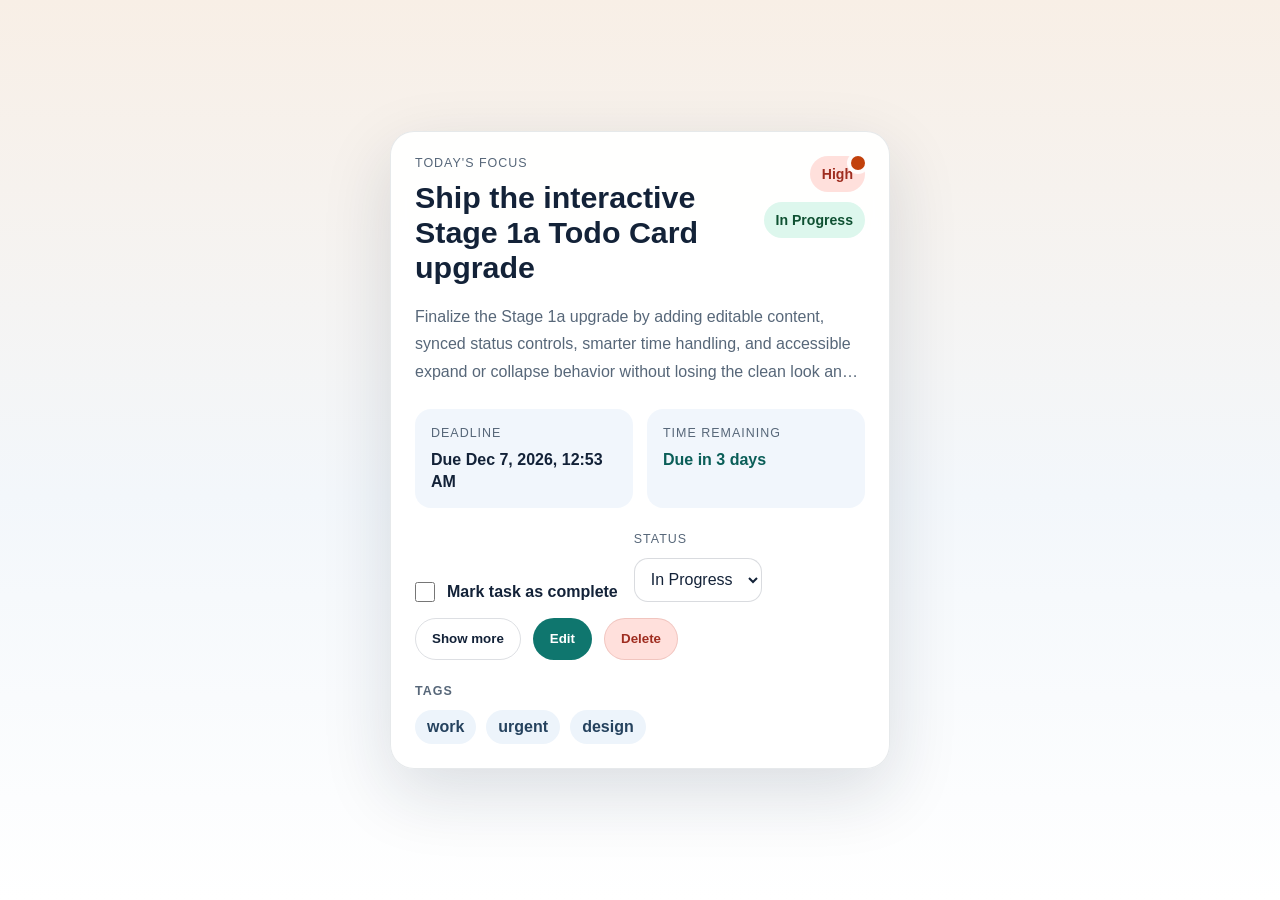
<file: index.html>
﻿<!DOCTYPE html>
<html lang="en">
  <head>
    <meta charset="UTF-8" />
    <meta name="viewport" content="width=device-width, initial-scale=1.0" />
    <title>HNG14 Todo Card</title>
    <link rel="stylesheet" href="styles.css" />
  </head>
  <body>
    <main class="page-shell">
      <!-- Single demo card upgraded for the Stage 1a task -->
      <article class="todo-card" data-testid="test-todo-card" aria-labelledby="todo-title">
        <span
          class="priority-indicator"
          data-testid="test-todo-priority-indicator"
          aria-hidden="true"
        ></span>

        <div class="card-view" data-view-section>
          <div class="card-header">
            <div class="title-group">
              <p class="eyebrow">Today's Focus</p>
              <h2 id="todo-title" class="todo-title" data-testid="test-todo-title">
                Ship the interactive Stage 1a Todo Card upgrade
              </h2>
            </div>

            <div class="meta-badges">
              <span
                class="badge badge-priority"
                data-testid="test-todo-priority"
                aria-label="Priority: High"
              >
                High
              </span>
              <span
                class="badge badge-status"
                data-testid="test-todo-status"
                aria-label="Status: In Progress"
              >
                In Progress
              </span>
            </div>
          </div>

          <div
            id="todo-collapsible-section"
            class="collapsible-section"
            data-testid="test-todo-collapsible-section"
          >
            <p class="todo-description" data-testid="test-todo-description">
              Finalize the Stage 1a upgrade by adding editable content, synced status controls,
              smarter time handling, and accessible expand or collapse behavior without losing the
              clean look and exact testing hooks from Stage 0.
            </p>
          </div>

          <div class="time-grid">
            <div class="time-block">
              <span class="meta-label">Deadline</span>
              <time class="meta-value" data-testid="test-todo-due-date"></time>
            </div>
            <div class="time-block">
              <span class="meta-label">Time remaining</span>
              <time
                class="meta-value time-remaining"
                data-testid="test-todo-time-remaining"
                aria-live="polite"
              ></time>
            </div>
          </div>

          <p class="overdue-indicator" data-testid="test-todo-overdue-indicator" hidden>
            Overdue
          </p>

          <div class="task-controls">
            <div class="control-cluster">
              <div class="checkbox-row">
                <input
                  id="todo-complete-toggle"
                  class="todo-checkbox"
                  type="checkbox"
                  data-testid="test-todo-complete-toggle"
                />
                <label for="todo-complete-toggle" class="checkbox-label">Mark task as complete</label>
              </div>

              <div class="status-control-row">
                <label for="todo-status-control" class="control-label">Status</label>
                <select
                  id="todo-status-control"
                  class="status-control"
                  data-testid="test-todo-status-control"
                >
                  <option value="Pending">Pending</option>
                  <option value="In Progress">In Progress</option>
                  <option value="Done">Done</option>
                </select>
              </div>
            </div>

            <div class="action-buttons" aria-label="Todo actions">
              <button
                type="button"
                class="action-button ghost-button"
                data-testid="test-todo-expand-toggle"
                aria-expanded="false"
                aria-controls="todo-collapsible-section"
              >
                Show more
              </button>
              <button type="button" class="action-button edit-button" data-testid="test-todo-edit-button">
                Edit
              </button>
              <button
                type="button"
                class="action-button delete-button"
                data-testid="test-todo-delete-button"
              >
                Delete
              </button>
            </div>
          </div>

          <section class="tags-section" aria-labelledby="tags-heading">
            <h3 id="tags-heading" class="tags-heading">Tags</h3>
            <ul class="tag-list" role="list" data-testid="test-todo-tags">
              <li class="tag-chip" data-testid="test-todo-tag-work">work</li>
              <li class="tag-chip" data-testid="test-todo-tag-urgent">urgent</li>
              <li class="tag-chip">design</li>
            </ul>
          </section>
        </div>

        <form class="edit-form" data-testid="test-todo-edit-form" hidden>
          <div class="edit-field">
            <label for="todo-edit-title-input">Title</label>
            <input id="todo-edit-title-input" type="text" data-testid="test-todo-edit-title-input" />
          </div>

          <div class="edit-field">
            <label for="todo-edit-description-input">Description</label>
            <textarea
              id="todo-edit-description-input"
              rows="6"
              data-testid="test-todo-edit-description-input"
            ></textarea>
          </div>

          <div class="edit-grid">
            <div class="edit-field">
              <label for="todo-edit-priority-select">Priority</label>
              <select id="todo-edit-priority-select" data-testid="test-todo-edit-priority-select">
                <option value="Low">Low</option>
                <option value="Medium">Medium</option>
                <option value="High">High</option>
              </select>
            </div>

            <div class="edit-field">
              <label for="todo-edit-due-date-input">Due date</label>
              <input
                id="todo-edit-due-date-input"
                type="datetime-local"
                data-testid="test-todo-edit-due-date-input"
              />
            </div>
          </div>

          <div class="edit-actions">
            <button type="submit" class="action-button save-button" data-testid="test-todo-save-button">
              Save
            </button>
            <button
              type="button"
              class="action-button secondary-button"
              data-testid="test-todo-cancel-button"
            >
              Cancel
            </button>
          </div>
        </form>
      </article>
    </main>

    <script src="script.js"></script>
  </body>
</html>
</file>
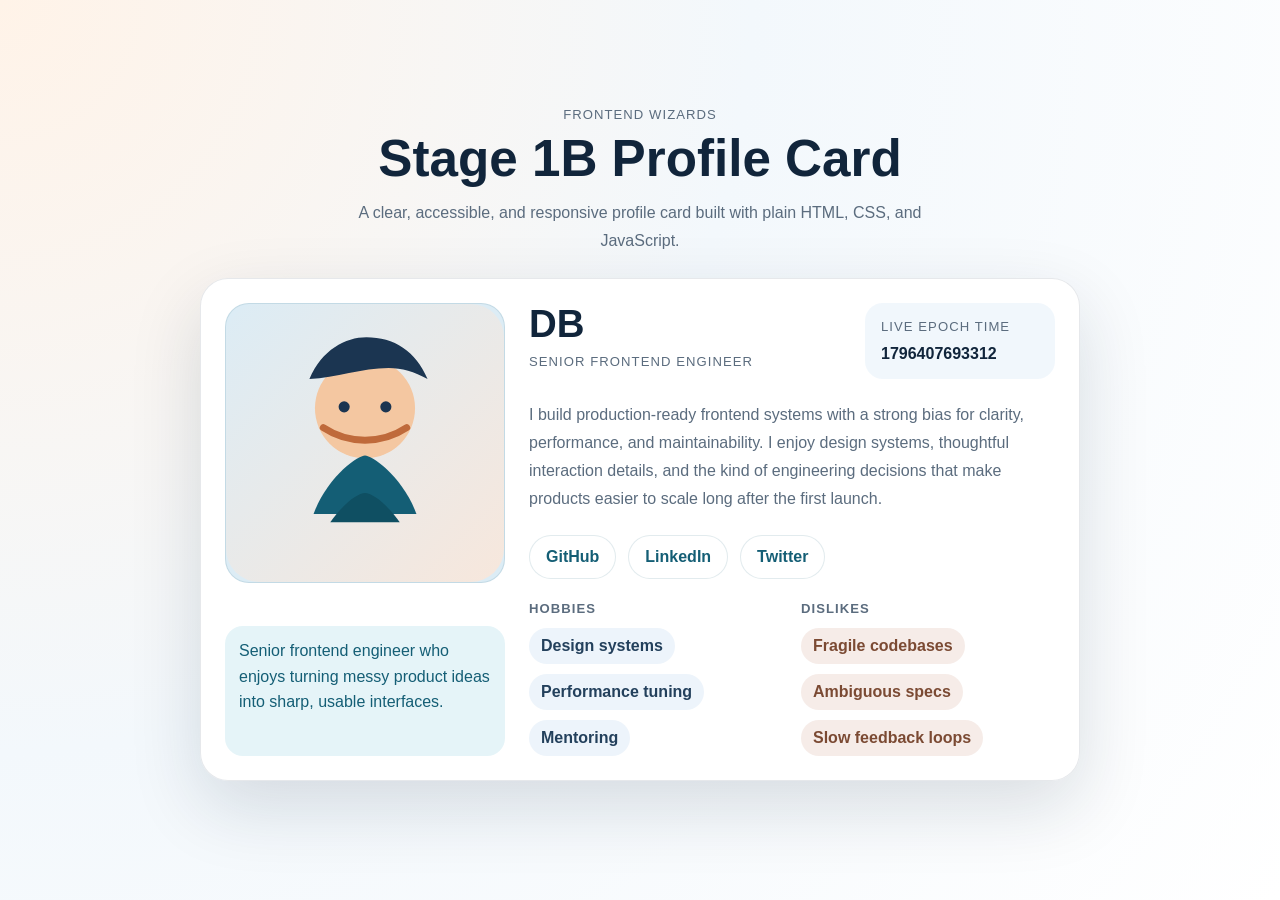
<file: stage-1b/index.html>
﻿<!DOCTYPE html>
<html lang="en">
  <head>
    <meta charset="UTF-8" />
    <meta name="viewport" content="width=device-width, initial-scale=1.0" />
    <title>HNG14 Stage 1B Profile Card</title>
    <link rel="stylesheet" href="/stage-1b/styles.css" />
  </head>
  <body>
    <main class="page-shell" data-testid="test-profile-page-shell">
      <section class="page-intro" data-testid="test-profile-page-intro">
        <p class="eyebrow" data-testid="test-profile-page-kicker">Frontend Wizards</p>
        <h1 class="page-title" data-testid="test-profile-page-title">Stage 1B Profile Card</h1>
        <p class="page-copy" data-testid="test-profile-page-copy">
          A clear, accessible, and responsive profile card built with plain HTML, CSS, and
          JavaScript.
        </p>
      </section>

      <article class="profile-card" data-testid="test-profile-card" aria-labelledby="profile-name">
        <figure class="profile-media" data-testid="test-profile-media">
          <img
            class="profile-avatar"
            src="/stage-1b/assets/profile-avatar.svg"
            alt="Portrait illustration of DB smiling in a blue shirt"
            data-testid="test-user-avatar"
            onerror="this.style.background='#dcecf5'; this.alt='Avatar placeholder';"
          />
          <figcaption class="profile-caption" data-testid="test-profile-caption">
            Senior frontend engineer who enjoys turning messy product ideas into sharp, usable
            interfaces.
          </figcaption>
        </figure>

        <div class="profile-content" data-testid="test-profile-content">
          <header class="profile-header" data-testid="test-profile-header">
            <div class="profile-heading" data-testid="test-profile-heading">
              <h2 id="profile-name" class="profile-name" data-testid="test-user-name">DB</h2>
              <p class="profile-role" data-testid="test-profile-role">Senior Frontend Engineer</p>
            </div>

            <div class="profile-time-block" data-testid="test-profile-time-block">
              <span class="time-label" data-testid="test-profile-time-label">Live epoch time</span>
              <p class="profile-time" data-testid="test-user-time" aria-live="polite"></p>
            </div>
          </header>

          <p class="profile-bio" data-testid="test-user-bio">
            I build production-ready frontend systems with a strong bias for clarity, performance,
            and maintainability. I enjoy design systems, thoughtful interaction details, and the
            kind of engineering decisions that make products easier to scale long after the first
            launch.
          </p>

          <nav class="social-nav" data-testid="test-user-social-links" aria-label="Social links">
            <a
              class="social-link"
              href="https://github.com/#"
              target="_blank"
              rel="noopener noreferrer"
              data-testid="test-user-social-github"
            >
              GitHub
            </a>
            <a
              class="social-link"
              href="https://www.linkedin.com/#"
              target="_blank"
              rel="noopener noreferrer"
              data-testid="test-user-social-linkedin"
            >
              LinkedIn
            </a>
            <a
              class="social-link"
              href="https://x.com/#"
              target="_blank"
              rel="noopener noreferrer"
              data-testid="test-user-social-twitter"
            >
              Twitter
            </a>
          </nav>

          <div class="profile-lists" data-testid="test-profile-lists">
            <section class="list-section" data-testid="test-profile-hobbies-section" aria-labelledby="hobbies-heading">
              <h3 id="hobbies-heading" class="list-title" data-testid="test-profile-hobbies-title">Hobbies</h3>
              <ul class="pill-list" data-testid="test-user-hobbies">
                <li class="pill-item" data-testid="test-user-hobby-ui-design">Design systems</li>
                <li class="pill-item" data-testid="test-user-hobby-reading">Performance tuning</li>
                <li class="pill-item" data-testid="test-user-hobby-football">Mentoring</li>
              </ul>
            </section>

            <section class="list-section" data-testid="test-profile-dislikes-section" aria-labelledby="dislikes-heading">
              <h3 id="dislikes-heading" class="list-title" data-testid="test-profile-dislikes-title">Dislikes</h3>
              <ul class="pill-list pill-list-muted" data-testid="test-user-dislikes">
                <li class="pill-item" data-testid="test-user-dislike-clutter">Fragile codebases</li>
                <li class="pill-item" data-testid="test-user-dislike-poor-contrast">Ambiguous specs</li>
                <li class="pill-item" data-testid="test-user-dislike-late-feedback">Slow feedback loops</li>
              </ul>
            </section>
          </div>
        </div>
      </article>
    </main>

    <script src="/stage-1b/script.js"></script>
  </body>
</html>
</file>
<file: styles.css>
﻿:root {
  color-scheme: light;
  --page-bg: linear-gradient(180deg, #f8efe6 0%, #f3f7fb 55%, #ffffff 100%);
  --card-bg: rgba(255, 255, 255, 0.94);
  --card-border: rgba(18, 42, 66, 0.1);
  --text-main: #132238;
  --text-muted: #576779;
  --accent: #0f766e;
  --accent-strong: #0a5e58;
  --low-bg: #e8f4ed;
  --low-text: #1f5b39;
  --medium-bg: #fff1dc;
  --medium-text: #8a4b0f;
  --high-bg: #ffe0dc;
  --high-text: #9f2d20;
  --pending-bg: #ecf1f7;
  --pending-text: #44576c;
  --progress-bg: #ddf7ed;
  --progress-text: #0f5132;
  --done-bg: #e6f6ee;
  --done-text: #166534;
  --danger-bg: #ffe0dc;
  --danger-text: #9f2d20;
  --tag-bg: #edf4fb;
  --tag-text: #25425e;
  --focus-ring: #0f766e;
  --shadow: 0 24px 70px rgba(19, 34, 56, 0.14);
  --radius-xl: 24px;
  --radius-lg: 16px;
}

/* Basic reset so spacing behaves predictably */
*,
*::before,
*::after {
  box-sizing: border-box;
}

html,
body {
  margin: 0;
  min-height: 100%;
  font-family: "Segoe UI", Tahoma, Geneva, Verdana, sans-serif;
  background: var(--page-bg);
  color: var(--text-main);
}

body {
  min-width: 320px;
}

/* Centers the card and keeps it comfortable on larger screens */
.page-shell {
  min-height: 100vh;
  display: grid;
  place-items: center;
  padding: 24px 16px;
}

/* Main task card */
.todo-card {
  position: relative;
  width: min(100%, 520px);
  padding: 24px;
  border: 1px solid var(--card-border);
  border-radius: var(--radius-xl);
  background: var(--card-bg);
  box-shadow: var(--shadow);
  backdrop-filter: blur(10px);
  overflow: hidden;
  overflow-wrap: anywhere;
}

.todo-card[data-editing="true"] {
  border-color: rgba(15, 118, 110, 0.25);
}

.todo-card.is-done {
  background: rgba(246, 250, 248, 0.96);
}

.todo-card.is-overdue {
  border-color: rgba(159, 45, 32, 0.22);
}

.priority-indicator {
  position: absolute;
  top: 24px;
  right: 24px;
  width: 14px;
  height: 14px;
  border-radius: 999px;
  background: var(--medium-text);
  box-shadow: 0 0 0 4px rgba(255, 255, 255, 0.9);
}

.todo-card[data-priority="low"] .priority-indicator {
  background: #2d7a4b;
}

.todo-card[data-priority="medium"] .priority-indicator {
  background: #d97706;
}

.todo-card[data-priority="high"] .priority-indicator {
  background: #c2410c;
}

.card-header,
.task-controls,
.control-cluster,
.edit-grid,
.edit-actions {
  display: flex;
  gap: 16px;
}

.card-header {
  align-items: flex-start;
  justify-content: space-between;
}

.title-group {
  min-width: 0;
}

.eyebrow,
.meta-label,
.tags-heading,
.control-label,
.edit-field label {
  margin: 0;
  font-size: 0.78rem;
  letter-spacing: 0.08em;
  text-transform: uppercase;
  color: var(--text-muted);
}

.todo-title {
  margin: 10px 0 0;
  font-size: clamp(1.45rem, 4vw, 1.9rem);
  line-height: 1.15;
}

.todo-card.is-done .todo-title {
  color: var(--text-muted);
  text-decoration: line-through;
  text-decoration-thickness: 2px;
}

.meta-badges {
  display: flex;
  flex-direction: column;
  gap: 10px;
  align-items: flex-end;
  flex-shrink: 0;
}

.badge {
  display: inline-flex;
  align-items: center;
  justify-content: center;
  min-height: 36px;
  padding: 8px 12px;
  border-radius: 999px;
  font-weight: 700;
  font-size: 0.88rem;
  white-space: nowrap;
}

.badge-priority[data-priority="Low"] {
  background: var(--low-bg);
  color: var(--low-text);
}

.badge-priority[data-priority="Medium"] {
  background: var(--medium-bg);
  color: var(--medium-text);
}

.badge-priority[data-priority="High"] {
  background: var(--high-bg);
  color: var(--high-text);
}

.badge-status[data-status="Pending"] {
  background: var(--pending-bg);
  color: var(--pending-text);
}

.badge-status[data-status="In Progress"] {
  background: var(--progress-bg);
  color: var(--progress-text);
}

.badge-status[data-status="Done"] {
  background: var(--done-bg);
  color: var(--done-text);
}

.todo-description {
  margin: 18px 0 0;
  color: var(--text-muted);
  line-height: 1.7;
}

.collapsible-section.is-collapsed .todo-description {
  display: -webkit-box;
  -webkit-box-orient: vertical;
  -webkit-line-clamp: 3;
  overflow: hidden;
}

/* Two-column time section that collapses on mobile */
.time-grid {
  margin-top: 24px;
  display: grid;
  grid-template-columns: repeat(2, minmax(0, 1fr));
  gap: 14px;
}

.time-block {
  padding: 14px 16px;
  border-radius: var(--radius-lg);
  background: rgba(237, 244, 251, 0.76);
}

.meta-value {
  display: block;
  margin-top: 8px;
  font-weight: 700;
  line-height: 1.4;
}

.time-remaining {
  color: var(--accent-strong);
}

.todo-card.is-overdue .time-remaining {
  color: var(--danger-text);
}

.overdue-indicator {
  margin: 16px 0 0;
  padding: 10px 12px;
  border-radius: 14px;
  background: rgba(255, 224, 220, 0.72);
  color: var(--danger-text);
  font-weight: 700;
}

.task-controls {
  margin-top: 24px;
  align-items: flex-end;
  justify-content: space-between;
  flex-wrap: wrap;
}

.control-cluster {
  align-items: flex-end;
  flex-wrap: wrap;
}

.checkbox-row,
.status-control-row {
  display: inline-flex;
  align-items: center;
  gap: 12px;
}

.status-control-row {
  flex-direction: column;
  align-items: flex-start;
}

.todo-checkbox {
  inline-size: 20px;
  block-size: 20px;
  margin: 0;
  accent-color: var(--accent);
}

.checkbox-label {
  font-weight: 600;
}

.status-control,
.edit-field input,
.edit-field textarea,
.edit-field select {
  width: 100%;
  min-height: 44px;
  padding: 10px 12px;
  border: 1px solid rgba(19, 34, 56, 0.16);
  border-radius: 14px;
  background: #ffffff;
  color: var(--text-main);
  font: inherit;
}

.edit-field textarea {
  min-height: 140px;
  resize: vertical;
}

/* Shared button look for the quick actions */
.action-buttons {
  display: flex;
  gap: 12px;
  flex-wrap: wrap;
  align-items: center;
}

.action-button {
  min-height: 42px;
  padding: 10px 16px;
  border: 1px solid transparent;
  border-radius: 999px;
  background: var(--text-main);
  color: #ffffff;
  font-weight: 700;
  cursor: pointer;
  transition: transform 150ms ease, background-color 150ms ease, border-color 150ms ease;
}

.action-button:hover {
  transform: translateY(-1px);
}

.ghost-button,
.secondary-button {
  background: transparent;
  color: var(--text-main);
  border-color: rgba(19, 34, 56, 0.14);
}

.edit-button,
.save-button {
  background: var(--accent);
}

.edit-button:hover,
.save-button:hover {
  background: var(--accent-strong);
}

.delete-button {
  background: var(--danger-bg);
  color: var(--danger-text);
  border-color: rgba(159, 45, 32, 0.15);
}

.delete-button:hover {
  background: #ffd3cd;
}

.todo-checkbox:focus-visible,
.status-control:focus-visible,
.action-button:focus-visible,
.edit-field input:focus-visible,
.edit-field textarea:focus-visible,
.edit-field select:focus-visible {
  outline: 3px solid var(--focus-ring);
  outline-offset: 3px;
}

.tags-section {
  margin-top: 24px;
}

.tag-list {
  list-style: none;
  margin: 12px 0 0;
  padding: 0;
  display: flex;
  gap: 10px;
  flex-wrap: wrap;
}

.tag-chip {
  padding: 8px 12px;
  border-radius: 999px;
  background: var(--tag-bg);
  color: var(--tag-text);
  font-weight: 600;
}

.edit-form {
  display: grid;
  gap: 18px;
}

.edit-field {
  display: grid;
  gap: 8px;
}

.edit-grid {
  align-items: flex-start;
}

.edit-grid > * {
  flex: 1 1 220px;
}

.edit-actions {
  justify-content: flex-start;
  flex-wrap: wrap;
}

[hidden] {
  display: none !important;
}

/* Small-screen layout keeps everything stacked and readable */
@media (max-width: 767px) {
  .todo-card {
    width: min(100%, 100%);
    padding: 20px;
  }

  .priority-indicator {
    top: 20px;
    right: 20px;
  }

  .card-header,
  .task-controls,
  .control-cluster,
  .edit-grid {
    flex-direction: column;
    align-items: stretch;
  }

  .meta-badges {
    align-items: flex-start;
    flex-direction: row;
    flex-wrap: wrap;
  }

  .time-grid {
    grid-template-columns: 1fr;
  }

  .action-buttons,
  .action-button {
    width: 100%;
  }

  .status-control-row {
    width: 100%;
  }
}

@media (min-width: 768px) {
  .todo-card {
    width: min(100%, 500px);
  }
}
</file>
<file: stage-1b/styles.css>
﻿:root {
  color-scheme: light;
  --page-bg: radial-gradient(circle at top left, #fff3e8 0%, #f3f8fc 48%, #ffffff 100%);
  --card-bg: rgba(255, 255, 255, 0.95);
  --card-border: rgba(13, 34, 57, 0.1);
  --text-main: #11253b;
  --text-muted: #5b6c7e;
  --accent: #145e75;
  --accent-soft: #e5f4f8;
  --pill-bg: #edf4fb;
  --pill-text: #23405c;
  --muted-pill-bg: #f6ece8;
  --muted-pill-text: #7b4a33;
  --focus-ring: #0f766e;
  --shadow: 0 26px 72px rgba(17, 37, 59, 0.14);
  --radius-xl: 28px;
  --radius-lg: 18px;
}

*,
*::before,
*::after {
  box-sizing: border-box;
}

html,
body {
  margin: 0;
  min-height: 100%;
  font-family: "Segoe UI", Tahoma, Geneva, Verdana, sans-serif;
  background: var(--page-bg);
  color: var(--text-main);
}

body {
  min-width: 320px;
}

.page-shell {
  min-height: 100vh;
  padding: 28px 16px 40px;
  display: grid;
  gap: 24px;
  align-content: center;
  justify-items: center;
}

.page-intro {
  width: min(100%, 780px);
  text-align: center;
}

.eyebrow,
.time-label,
.list-title,
.profile-role {
  margin: 0;
  font-size: 0.82rem;
  letter-spacing: 0.08em;
  text-transform: uppercase;
  color: var(--text-muted);
}

.page-title {
  margin: 10px 0 0;
  font-size: clamp(2rem, 5vw, 3.2rem);
  line-height: 1.05;
}

.page-copy {
  width: min(100%, 620px);
  margin: 14px auto 0;
  color: var(--text-muted);
  line-height: 1.7;
}

.profile-card {
  width: min(100%, 880px);
  padding: 24px;
  display: grid;
  grid-template-columns: minmax(220px, 280px) minmax(0, 1fr);
  gap: 24px;
  border: 1px solid var(--card-border);
  border-radius: var(--radius-xl);
  background: var(--card-bg);
  box-shadow: var(--shadow);
  overflow-wrap: anywhere;
}

.profile-media {
  margin: 0;
  display: grid;
  gap: 14px;
}

.profile-avatar {
  width: 100%;
  aspect-ratio: 1 / 1;
  object-fit: cover;
  border-radius: calc(var(--radius-xl) - 4px);
  border: 1px solid rgba(20, 94, 117, 0.12);
  background: #dcecf5;
}

.profile-caption {
  margin: 0;
  padding: 12px 14px;
  border-radius: var(--radius-lg);
  background: var(--accent-soft);
  color: var(--accent);
  line-height: 1.6;
}

.profile-content {
  display: grid;
  gap: 22px;
  min-width: 0;
}

.profile-header {
  display: flex;
  gap: 16px;
  justify-content: space-between;
  align-items: flex-start;
  flex-wrap: wrap;
}

.profile-heading {
  min-width: 0;
}

.profile-name {
  margin: 0;
  font-size: clamp(1.7rem, 4vw, 2.4rem);
  line-height: 1.08;
}

.profile-role {
  margin-top: 10px;
}

.profile-time-block {
  min-width: 190px;
  padding: 14px 16px;
  border-radius: var(--radius-lg);
  background: rgba(237, 244, 251, 0.74);
}

.profile-time {
  margin: 8px 0 0;
  font-weight: 700;
  font-size: 1rem;
  line-height: 1.4;
}

.profile-bio {
  margin: 0;
  color: var(--text-muted);
  line-height: 1.75;
}

.social-nav {
  display: flex;
  gap: 12px;
  flex-wrap: wrap;
}

.social-link {
  min-height: 44px;
  padding: 11px 16px;
  display: inline-flex;
  align-items: center;
  justify-content: center;
  border-radius: 999px;
  border: 1px solid rgba(20, 94, 117, 0.12);
  background: #ffffff;
  color: var(--accent);
  font-weight: 700;
  text-decoration: none;
  transition: transform 150ms ease, background-color 150ms ease, border-color 150ms ease;
}

.social-link:hover {
  transform: translateY(-1px);
  background: var(--accent-soft);
}

.profile-lists {
  display: grid;
  grid-template-columns: repeat(2, minmax(0, 1fr));
  gap: 18px;
}

.list-section {
  display: grid;
  gap: 12px;
}

.pill-list {
  margin: 0;
  padding: 0;
  list-style: none;
  display: flex;
  flex-wrap: wrap;
  gap: 10px;
}

.pill-item {
  padding: 9px 12px;
  border-radius: 999px;
  background: var(--pill-bg);
  color: var(--pill-text);
  font-weight: 600;
}

.pill-list-muted .pill-item {
  background: var(--muted-pill-bg);
  color: var(--muted-pill-text);
}

.social-link:focus-visible {
  outline: 3px solid var(--focus-ring);
  outline-offset: 3px;
}

@media (max-width: 767px) {
  .page-shell {
    padding-inline: 14px;
  }

  .profile-card {
    padding: 18px;
    grid-template-columns: 1fr;
  }

  .profile-header,
  .profile-lists {
    grid-template-columns: 1fr;
    flex-direction: column;
    align-items: stretch;
  }

  .profile-time-block {
    min-width: 0;
  }

  .social-link {
    flex: 1 1 140px;
  }
}

@media (min-width: 768px) and (max-width: 1023px) {
  .profile-card {
    grid-template-columns: minmax(200px, 250px) minmax(0, 1fr);
  }
}
</file>
